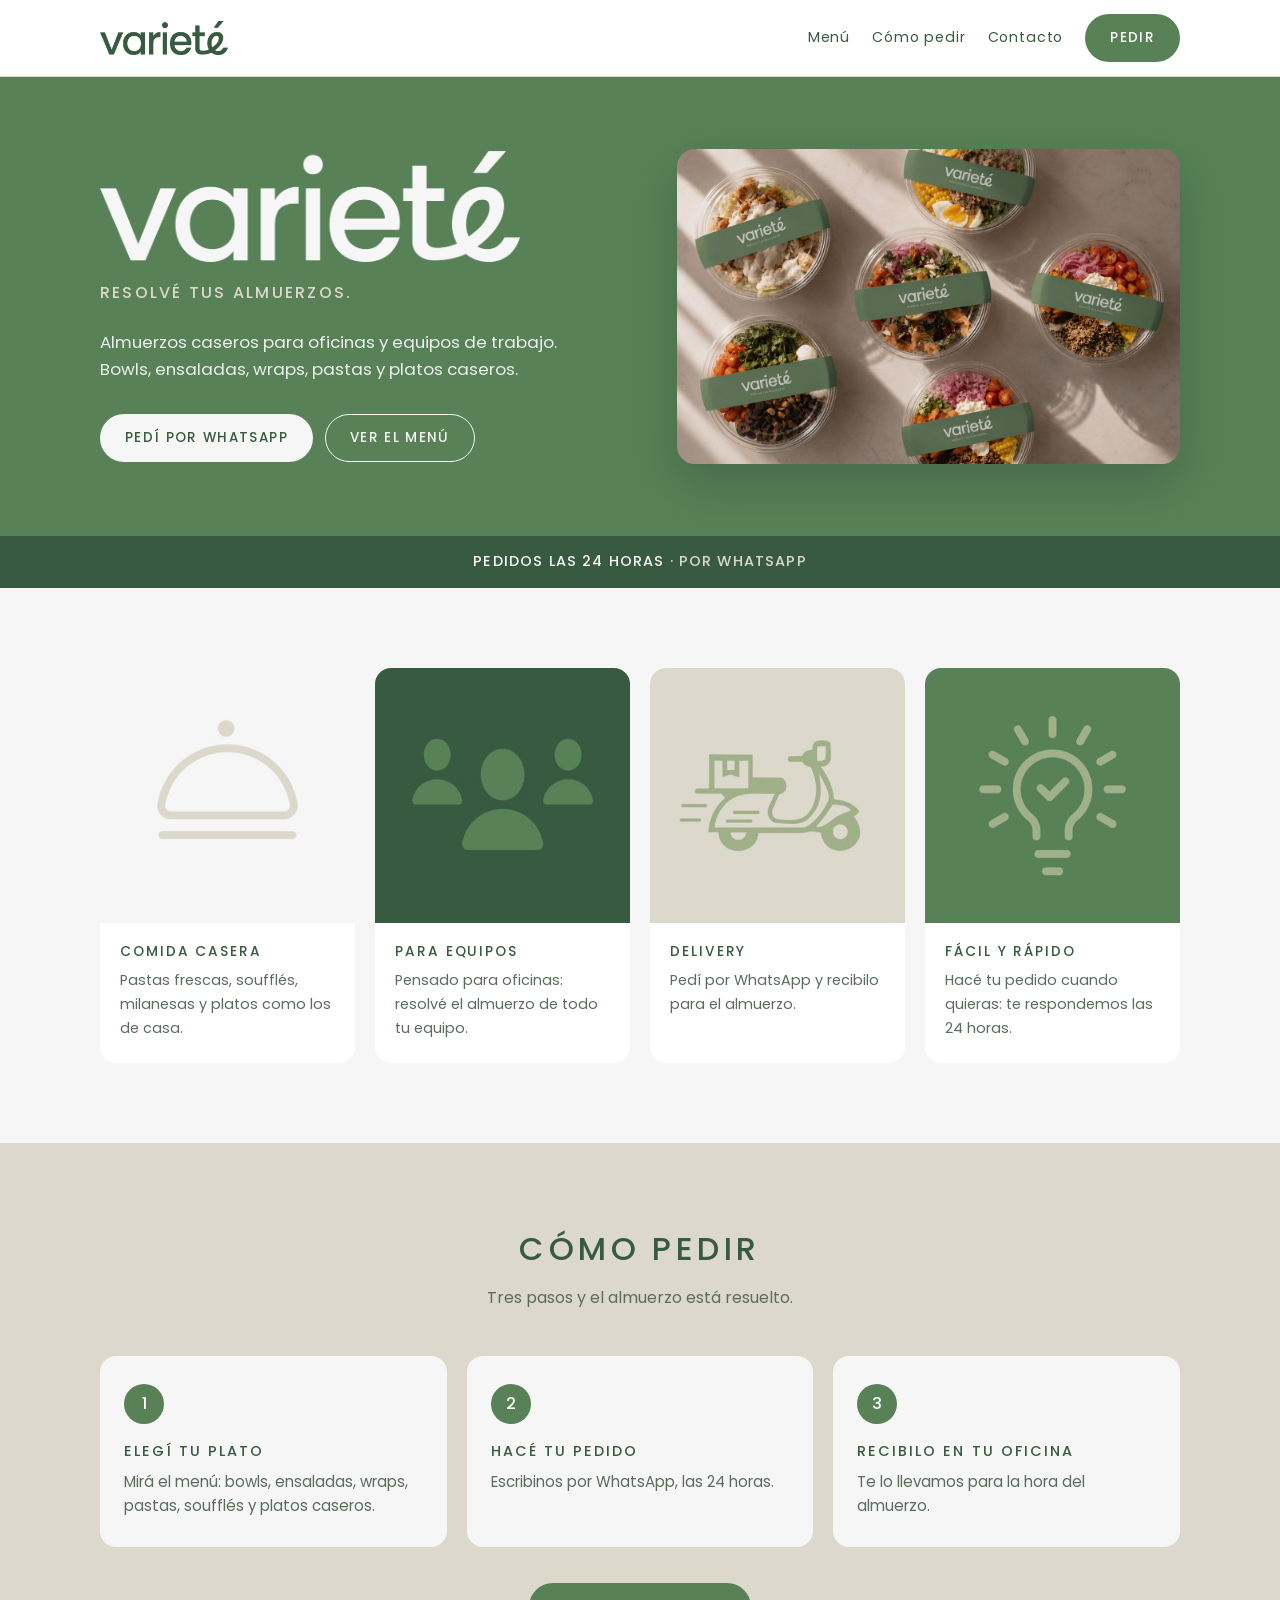
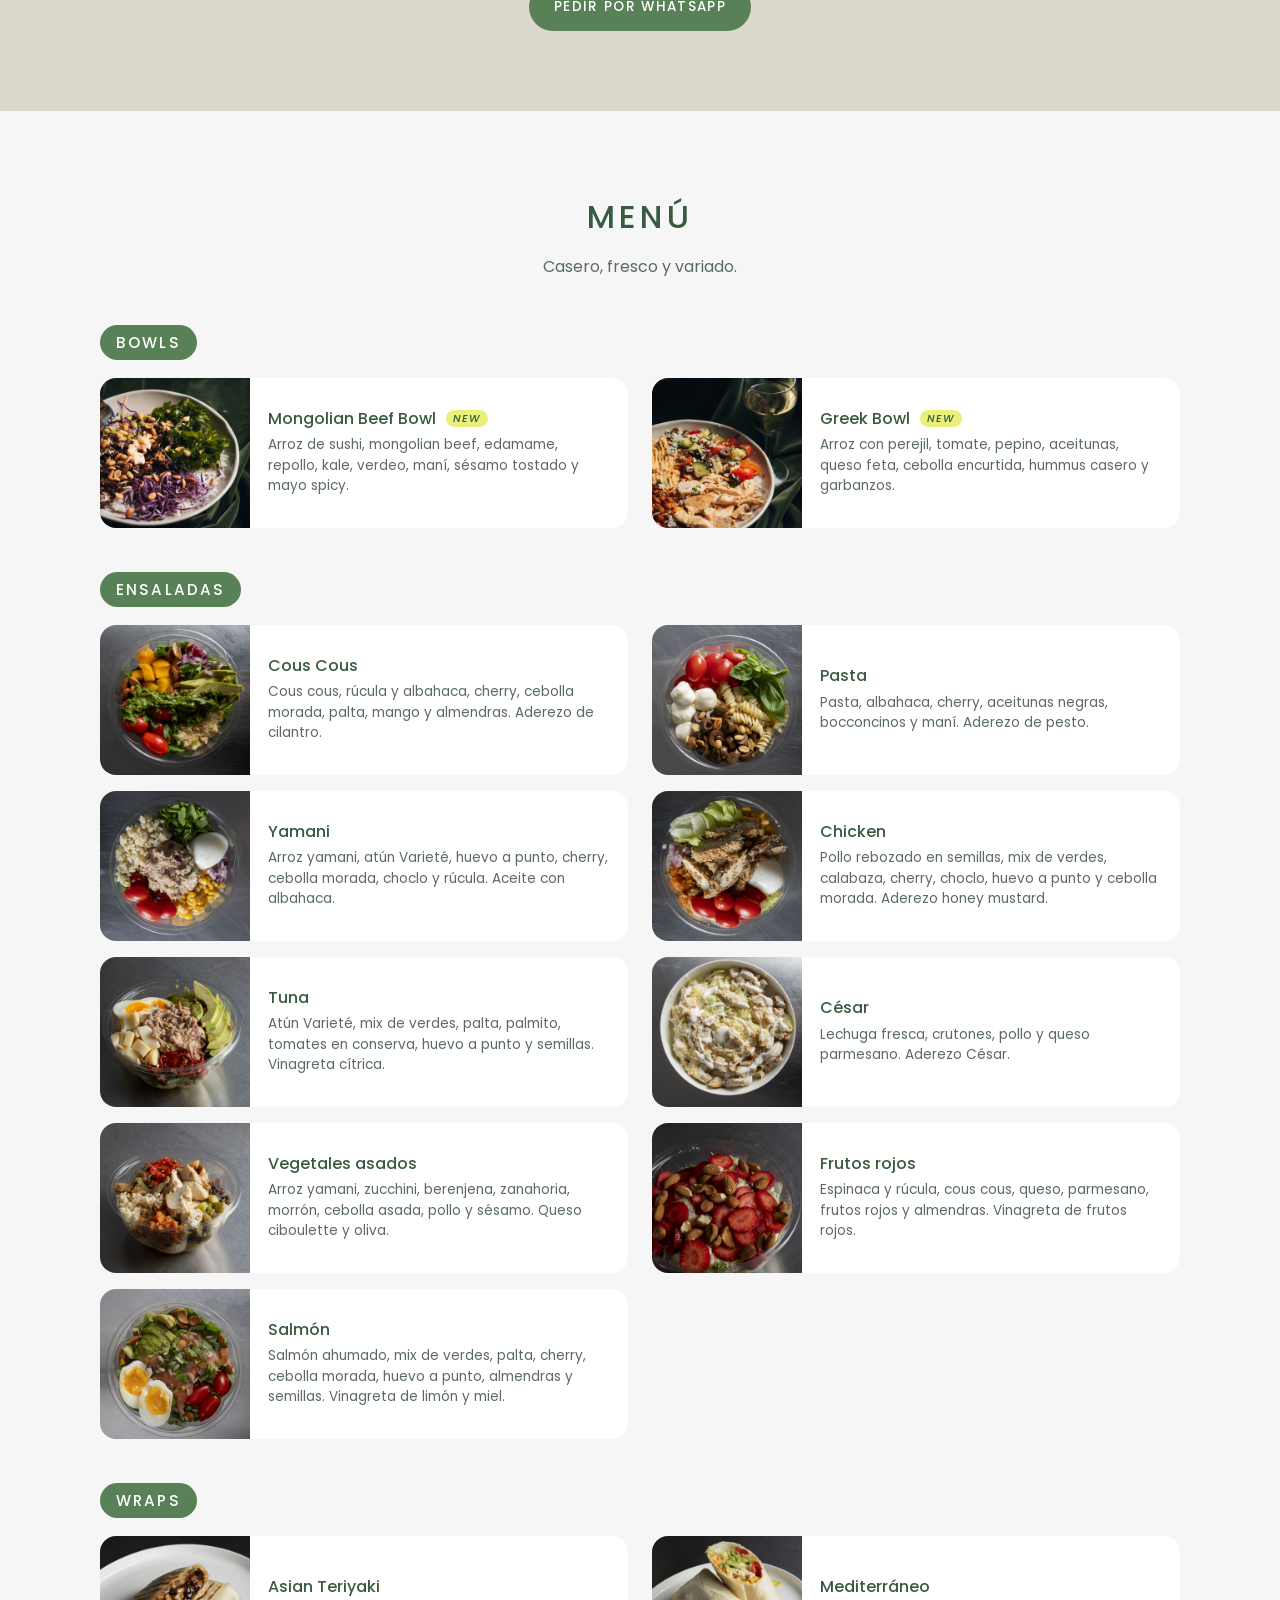
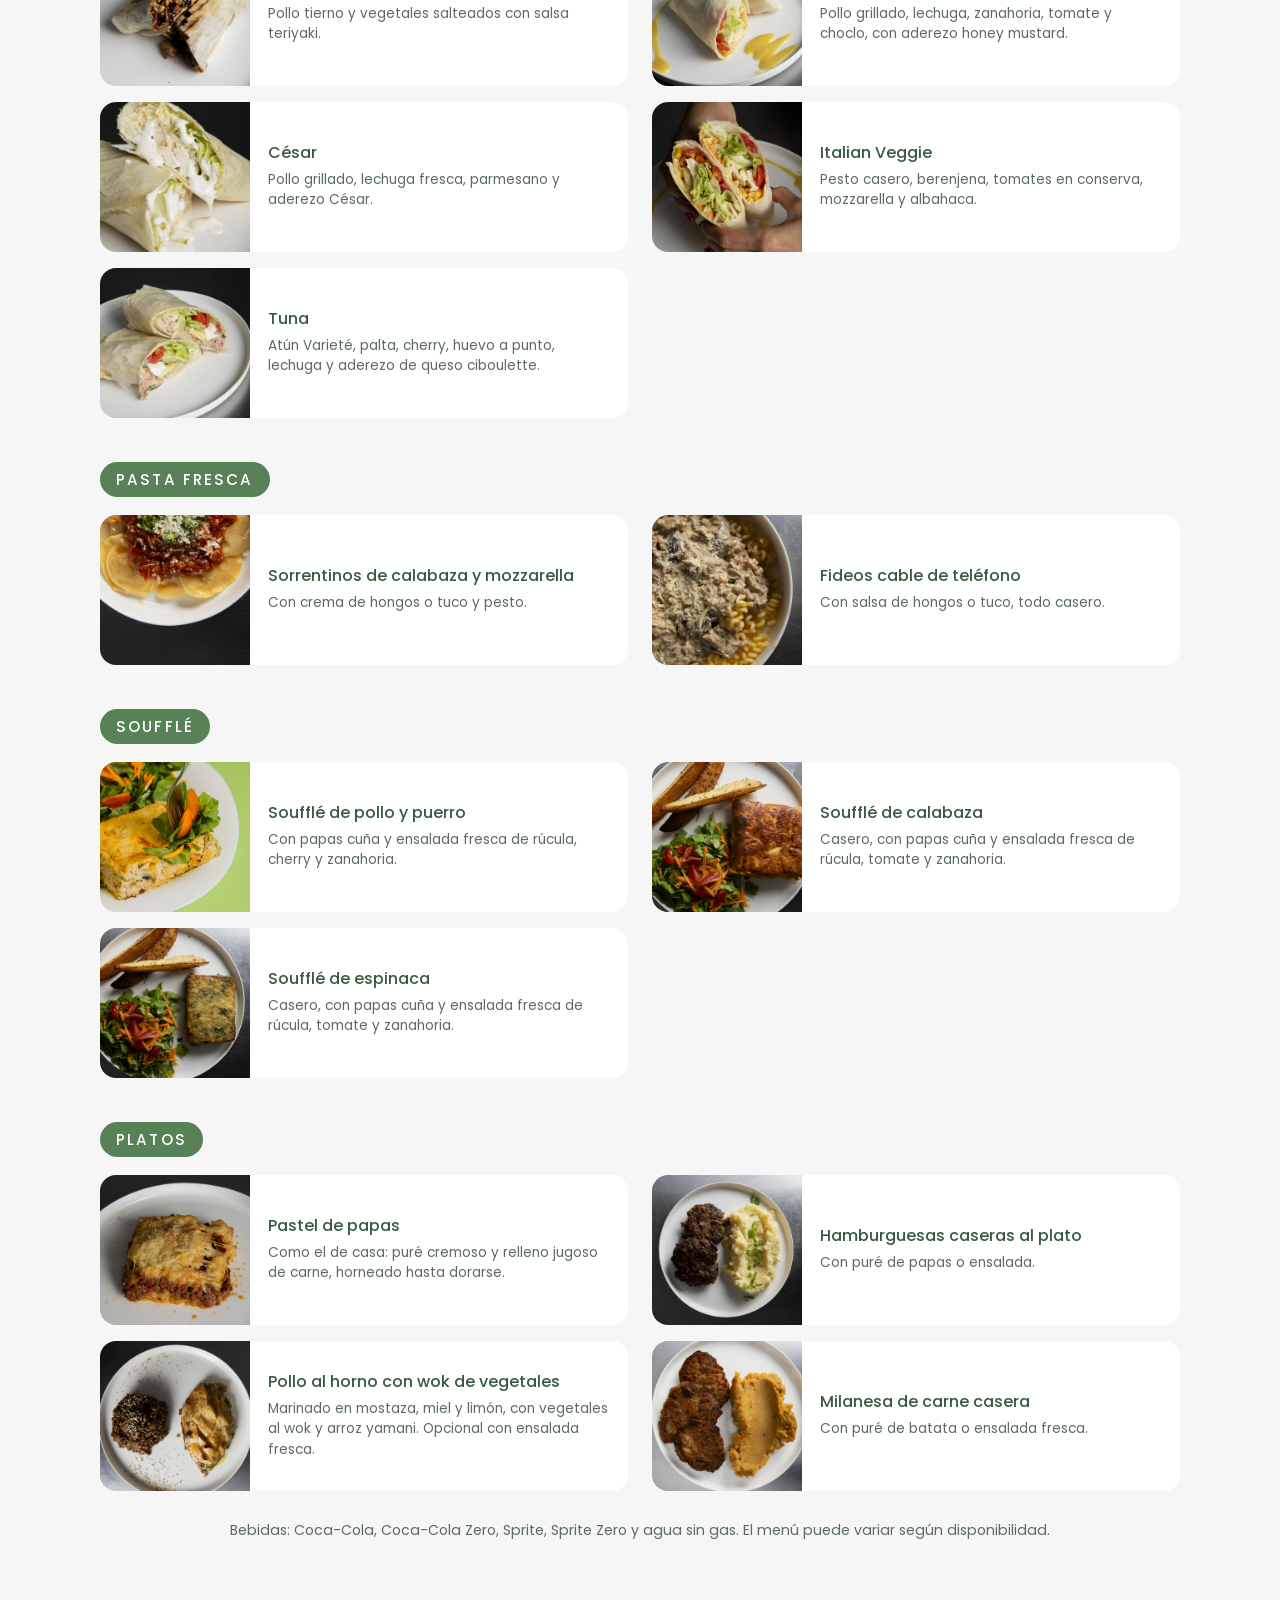
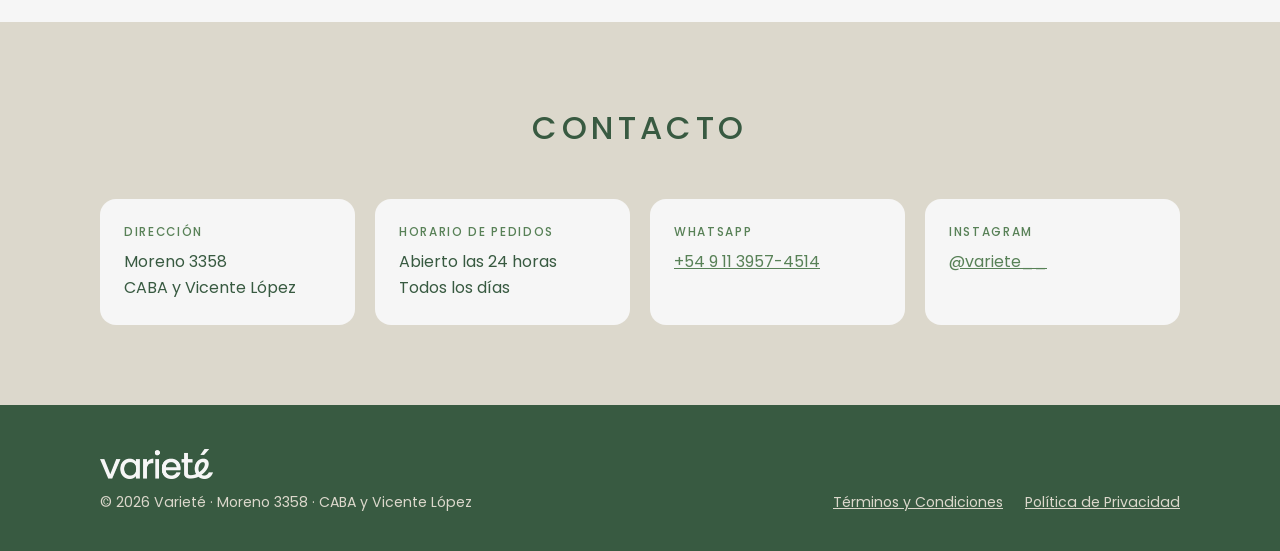
<file: index.html>
<!doctype html>
<html lang="es-AR">
<head>
  <meta charset="utf-8">
  <meta name="viewport" content="width=device-width, initial-scale=1">
  <title>Varieté | Resolvé tus almuerzos</title>
  <meta name="description" content="Varieté: almuerzos caseros para oficinas y equipos. Pedidos las 24 horas por WhatsApp.">
  <link rel="canonical" href="https://variete.ar/">
  <meta property="og:url" content="https://variete.ar/">
  <meta property="og:title" content="Varieté | Resolvé tus almuerzos">
  <meta property="og:description" content="Almuerzos caseros para oficinas. Pedidos las 24 horas por WhatsApp.">
  <meta property="og:image" content="https://variete.ar/img/hero.jpg">
  <!-- Meta: pegar acá la etiqueta de verificación de dominio si Meta la pide -->
  <!-- <meta name="facebook-domain-verification" content="XXXXXXXX" /> -->
  <link rel="icon" href="img/favicon.png">
  <link rel="preconnect" href="https://fonts.googleapis.com">
  <link rel="preconnect" href="https://fonts.gstatic.com" crossorigin>
  <link href="https://fonts.googleapis.com/css2?family=Poppins:wght@400;500&display=swap" rel="stylesheet">
  <link rel="stylesheet" href="styles.css">
</head>
<body>
  <header class="site">
    <div class="wrap">
      <a class="logo" href="./"><img src="img/logo-verde.png" alt="Varieté"></a>
      <nav>
        <a class="nav-sec" href="#menu">Menú</a>
        <a class="nav-sec" href="#como-pedir">Cómo pedir</a>
        <a class="nav-sec" href="#contacto">Contacto</a>
        
        <a class="btn btn-verde" href="https://wa.me/5491139574514" target="_blank" rel="noopener">Pedir</a>
      </nav>
    </div>
  </header>

  <main>
    <section class="hero">
      <div class="wrap">
        <div>
          <h1><img class="logo-hero" src="img/logo-blanco.png" alt="Varieté"></h1>
          <p class="tagline titulo">Resolvé tus almuerzos.</p>
          <p class="bajada">Almuerzos caseros para oficinas y equipos de trabajo. Bowls, ensaladas, wraps, pastas y platos caseros.</p>
          <div class="acciones">
            <a class="btn btn-claro" href="https://wa.me/5491139574514" target="_blank" rel="noopener">Pedí por WhatsApp</a>
            <a class="btn btn-borde" href="#menu">Ver el menú</a>
          </div>
        </div>
        <div class="foto"><img src="img/hero.jpg" alt="Bowls y ensaladas de Varieté listos para entregar"></div>
      </div>
    </section>

    <div class="franja titulo"><strong>Pedidos las 24 horas</strong> · Por WhatsApp</div>

    <section class="block">
      <div class="wrap">
        <div class="beneficios">
          <div class="beneficio">
            <img src="img/ico-casero.jpg" alt="">
            <div><h3 class="titulo">Comida casera</h3><p>Pastas frescas, soufflés, milanesas y platos como los de casa.</p></div>
          </div>
          <div class="beneficio">
            <img src="img/ico-equipos.jpg" alt="">
            <div><h3 class="titulo">Para equipos</h3><p>Pensado para oficinas: resolvé el almuerzo de todo tu equipo.</p></div>
          </div>
          <div class="beneficio">
            <img src="img/ico-delivery.jpg" alt="">
            <div><h3 class="titulo">Delivery</h3><p>Pedí por WhatsApp y recibilo para el almuerzo.</p></div>
          </div>
          <div class="beneficio">
            <img src="img/ico-idea.jpg" alt="">
            <div><h3 class="titulo">Fácil y rápido</h3><p>Hacé tu pedido cuando quieras: te respondemos las 24 horas.</p></div>
          </div>
        </div>
      </div>
    </section>

    <section class="block arena" id="como-pedir">
      <div class="wrap">
        <div class="sec-head">
          <h2 class="titulo">Cómo pedir</h2>
          <p>Tres pasos y el almuerzo está resuelto.</p>
        </div>
        <div class="pasos">
          <div class="paso"><h3 class="titulo">Elegí tu plato</h3><p>Mirá el menú: bowls, ensaladas, wraps, pastas, soufflés y platos caseros.</p></div>
          <div class="paso"><h3 class="titulo">Hacé tu pedido</h3><p>Escribinos por WhatsApp, las 24 horas.</p></div>
          <div class="paso"><h3 class="titulo">Recibilo en tu oficina</h3><p>Te lo llevamos para la hora del almuerzo.</p></div>
        </div>
        <div class="pedir-cta">
          <a class="btn btn-verde" href="https://wa.me/5491139574514" target="_blank" rel="noopener">Pedir por WhatsApp</a>
        </div>
      </div>
    </section>

    <section class="block" id="menu">
      <div class="wrap">
        <div class="sec-head">
          <h2 class="titulo">Menú</h2>
          <p>Casero, fresco y variado.</p>
        </div>
        <h3 class="menu-cat titulo">Bowls</h3>
        <div class="platos">
          <article class="plato"><img src="img/platos/mongolian-beef-bowl.jpg" alt="Mongolian Beef Bowl de Varieté" loading="lazy" width="720" height="720"><div class="info"><h4>Mongolian Beef Bowl <em class="nuevo">NEW</em></h4><p>Arroz de sushi, mongolian beef, edamame, repollo, kale, verdeo, maní, sésamo tostado y mayo spicy.</p></div></article>
          <article class="plato"><img src="img/platos/greek-bowl.jpg" alt="Greek Bowl de Varieté" loading="lazy" width="720" height="720"><div class="info"><h4>Greek Bowl <em class="nuevo">NEW</em></h4><p>Arroz con perejil, tomate, pepino, aceitunas, queso feta, cebolla encurtida, hummus casero y garbanzos.</p></div></article>
        </div>
        <h3 class="menu-cat titulo">Ensaladas</h3>
        <div class="platos">
          <article class="plato"><img src="img/platos/ensalada-cous-cous.jpg" alt="Cous Cous de Varieté" loading="lazy" width="720" height="720"><div class="info"><h4>Cous Cous</h4><p>Cous cous, rúcula y albahaca, cherry, cebolla morada, palta, mango y almendras. Aderezo de cilantro.</p></div></article>
          <article class="plato"><img src="img/platos/ensalada-pasta.jpg" alt="Pasta de Varieté" loading="lazy" width="720" height="720"><div class="info"><h4>Pasta</h4><p>Pasta, albahaca, cherry, aceitunas negras, bocconcinos y maní. Aderezo de pesto.</p></div></article>
          <article class="plato"><img src="img/platos/ensalada-yamani.jpg" alt="Yamani de Varieté" loading="lazy" width="720" height="720"><div class="info"><h4>Yamani</h4><p>Arroz yamani, atún Varieté, huevo a punto, cherry, cebolla morada, choclo y rúcula. Aceite con albahaca.</p></div></article>
          <article class="plato"><img src="img/platos/ensalada-chicken.jpg" alt="Chicken de Varieté" loading="lazy" width="720" height="720"><div class="info"><h4>Chicken</h4><p>Pollo rebozado en semillas, mix de verdes, calabaza, cherry, choclo, huevo a punto y cebolla morada. Aderezo honey mustard.</p></div></article>
          <article class="plato"><img src="img/platos/ensalada-tuna.jpg" alt="Tuna de Varieté" loading="lazy" width="720" height="720"><div class="info"><h4>Tuna</h4><p>Atún Varieté, mix de verdes, palta, palmito, tomates en conserva, huevo a punto y semillas. Vinagreta cítrica.</p></div></article>
          <article class="plato"><img src="img/platos/ensalada-cesar.jpg" alt="César de Varieté" loading="lazy" width="720" height="720"><div class="info"><h4>César</h4><p>Lechuga fresca, crutones, pollo y queso parmesano. Aderezo César.</p></div></article>
          <article class="plato"><img src="img/platos/ensalada-vegetales-asados.jpg" alt="Vegetales asados de Varieté" loading="lazy" width="720" height="720"><div class="info"><h4>Vegetales asados</h4><p>Arroz yamani, zucchini, berenjena, zanahoria, morrón, cebolla asada, pollo y sésamo. Queso ciboulette y oliva.</p></div></article>
          <article class="plato"><img src="img/platos/ensalada-frutos-rojos.jpg" alt="Frutos rojos de Varieté" loading="lazy" width="720" height="720"><div class="info"><h4>Frutos rojos</h4><p>Espinaca y rúcula, cous cous, queso, parmesano, frutos rojos y almendras. Vinagreta de frutos rojos.</p></div></article>
          <article class="plato"><img src="img/platos/ensalada-salmon.jpg" alt="Salmón de Varieté" loading="lazy" width="720" height="720"><div class="info"><h4>Salmón</h4><p>Salmón ahumado, mix de verdes, palta, cherry, cebolla morada, huevo a punto, almendras y semillas. Vinagreta de limón y miel.</p></div></article>
        </div>
        <h3 class="menu-cat titulo">Wraps</h3>
        <div class="platos">
          <article class="plato"><img src="img/platos/wrap-teriyaki.jpg" alt="Asian Teriyaki de Varieté" loading="lazy" width="720" height="720"><div class="info"><h4>Asian Teriyaki</h4><p>Pollo tierno y vegetales salteados con salsa teriyaki.</p></div></article>
          <article class="plato"><img src="img/platos/wrap-mediterraneo.jpg" alt="Mediterráneo de Varieté" loading="lazy" width="720" height="720"><div class="info"><h4>Mediterráneo</h4><p>Pollo grillado, lechuga, zanahoria, tomate y choclo, con aderezo honey mustard.</p></div></article>
          <article class="plato"><img src="img/platos/wrap-cesar.jpg" alt="César de Varieté" loading="lazy" width="720" height="720"><div class="info"><h4>César</h4><p>Pollo grillado, lechuga fresca, parmesano y aderezo César.</p></div></article>
          <article class="plato"><img src="img/platos/wrap-italian-veggie.jpg" alt="Italian Veggie de Varieté" loading="lazy" width="720" height="720"><div class="info"><h4>Italian Veggie</h4><p>Pesto casero, berenjena, tomates en conserva, mozzarella y albahaca.</p></div></article>
          <article class="plato"><img src="img/platos/wrap-tuna.jpg" alt="Tuna de Varieté" loading="lazy" width="720" height="720"><div class="info"><h4>Tuna</h4><p>Atún Varieté, palta, cherry, huevo a punto, lechuga y aderezo de queso ciboulette.</p></div></article>
        </div>
        <h3 class="menu-cat titulo">Pasta fresca</h3>
        <div class="platos">
          <article class="plato"><img src="img/platos/sorrentinos.jpg" alt="Sorrentinos de calabaza y mozzarella de Varieté" loading="lazy" width="720" height="720"><div class="info"><h4>Sorrentinos de calabaza y mozzarella</h4><p>Con crema de hongos o tuco y pesto.</p></div></article>
          <article class="plato"><img src="img/platos/fideos-cable.jpg" alt="Fideos cable de teléfono de Varieté" loading="lazy" width="720" height="720"><div class="info"><h4>Fideos cable de teléfono</h4><p>Con salsa de hongos o tuco, todo casero.</p></div></article>
        </div>
        <h3 class="menu-cat titulo">Soufflé</h3>
        <div class="platos">
          <article class="plato"><img src="img/platos/souffle-pollo-puerro.jpg" alt="Soufflé de pollo y puerro de Varieté" loading="lazy" width="720" height="720"><div class="info"><h4>Soufflé de pollo y puerro</h4><p>Con papas cuña y ensalada fresca de rúcula, cherry y zanahoria.</p></div></article>
          <article class="plato"><img src="img/platos/souffle-calabaza.jpg" alt="Soufflé de calabaza de Varieté" loading="lazy" width="720" height="720"><div class="info"><h4>Soufflé de calabaza</h4><p>Casero, con papas cuña y ensalada fresca de rúcula, tomate y zanahoria.</p></div></article>
          <article class="plato"><img src="img/platos/souffle-espinaca.jpg" alt="Soufflé de espinaca de Varieté" loading="lazy" width="720" height="720"><div class="info"><h4>Soufflé de espinaca</h4><p>Casero, con papas cuña y ensalada fresca de rúcula, tomate y zanahoria.</p></div></article>
        </div>
        <h3 class="menu-cat titulo">Platos</h3>
        <div class="platos">
          <article class="plato"><img src="img/platos/pastel-de-papas.jpg" alt="Pastel de papas de Varieté" loading="lazy" width="720" height="720"><div class="info"><h4>Pastel de papas</h4><p>Como el de casa: puré cremoso y relleno jugoso de carne, horneado hasta dorarse.</p></div></article>
          <article class="plato"><img src="img/platos/hamburguesas.jpg" alt="Hamburguesas caseras al plato de Varieté" loading="lazy" width="720" height="720"><div class="info"><h4>Hamburguesas caseras al plato</h4><p>Con puré de papas o ensalada.</p></div></article>
          <article class="plato"><img src="img/platos/pollo-al-horno.jpg" alt="Pollo al horno con wok de vegetales de Varieté" loading="lazy" width="720" height="720"><div class="info"><h4>Pollo al horno con wok de vegetales</h4><p>Marinado en mostaza, miel y limón, con vegetales al wok y arroz yamani. Opcional con ensalada fresca.</p></div></article>
          <article class="plato"><img src="img/platos/milanesa.jpg" alt="Milanesa de carne casera de Varieté" loading="lazy" width="720" height="720"><div class="info"><h4>Milanesa de carne casera</h4><p>Con puré de batata o ensalada fresca.</p></div></article>
        </div>
        <p class="menu-nota">Bebidas: Coca-Cola, Coca-Cola Zero, Sprite, Sprite Zero y agua sin gas. El menú puede variar según disponibilidad.</p>
      </div>
    </section>

    <section class="block arena" id="contacto">
      <div class="wrap">
        <div class="sec-head">
          <h2 class="titulo">Contacto</h2>
        </div>
        <div class="contacto-grid">
          <div class="dato">
            <h3 class="titulo">Dirección</h3>
            <p>Moreno 3358<br>CABA y Vicente López</p>
          </div>
          <div class="dato">
            <h3 class="titulo">Horario de pedidos</h3>
            <p>Abierto las 24 horas<br>Todos los días</p>
          </div>
          <div class="dato">
            <h3 class="titulo">WhatsApp</h3>
            <p><a href="https://wa.me/5491139574514" target="_blank" rel="noopener">+54 9 11 3957-4514</a></p>
          </div>
          <div class="dato">
            <h3 class="titulo">Instagram</h3>
            <p><a href="https://www.instagram.com/variete__/" target="_blank" rel="noopener">@variete__</a></p>
          </div>
        </div>
      </div>
    </section>
  </main>

  <footer class="site">
    <div class="wrap">
      <div>
        <img class="logo-footer" src="img/logo-blanco.png" alt="Varieté">
        <div>© 2026 Varieté · Moreno 3358 · CABA y Vicente López</div>
      </div>
      <div>
        <a href="terminos">Términos y Condiciones</a>
        <a href="privacidad">Política de Privacidad</a>
      </div>
    </div>
  </footer>
</body>
</html>
</file>
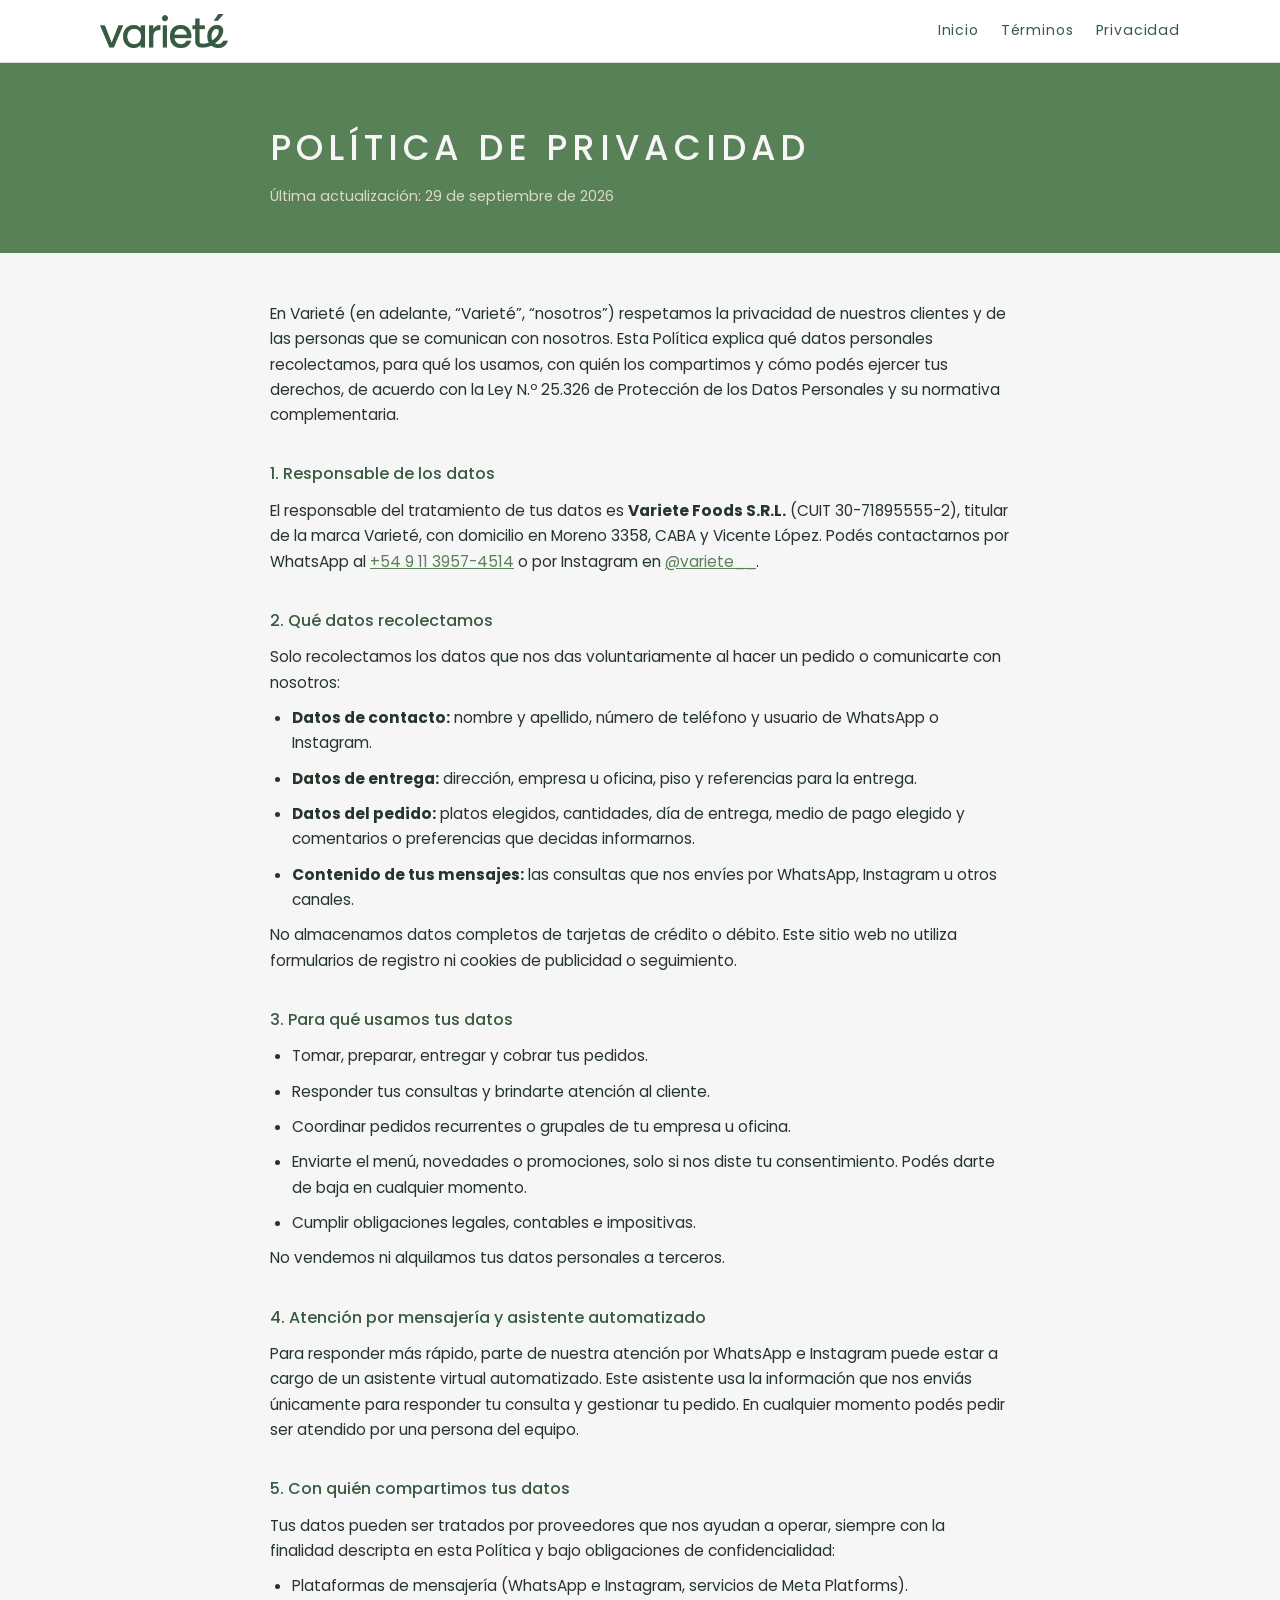
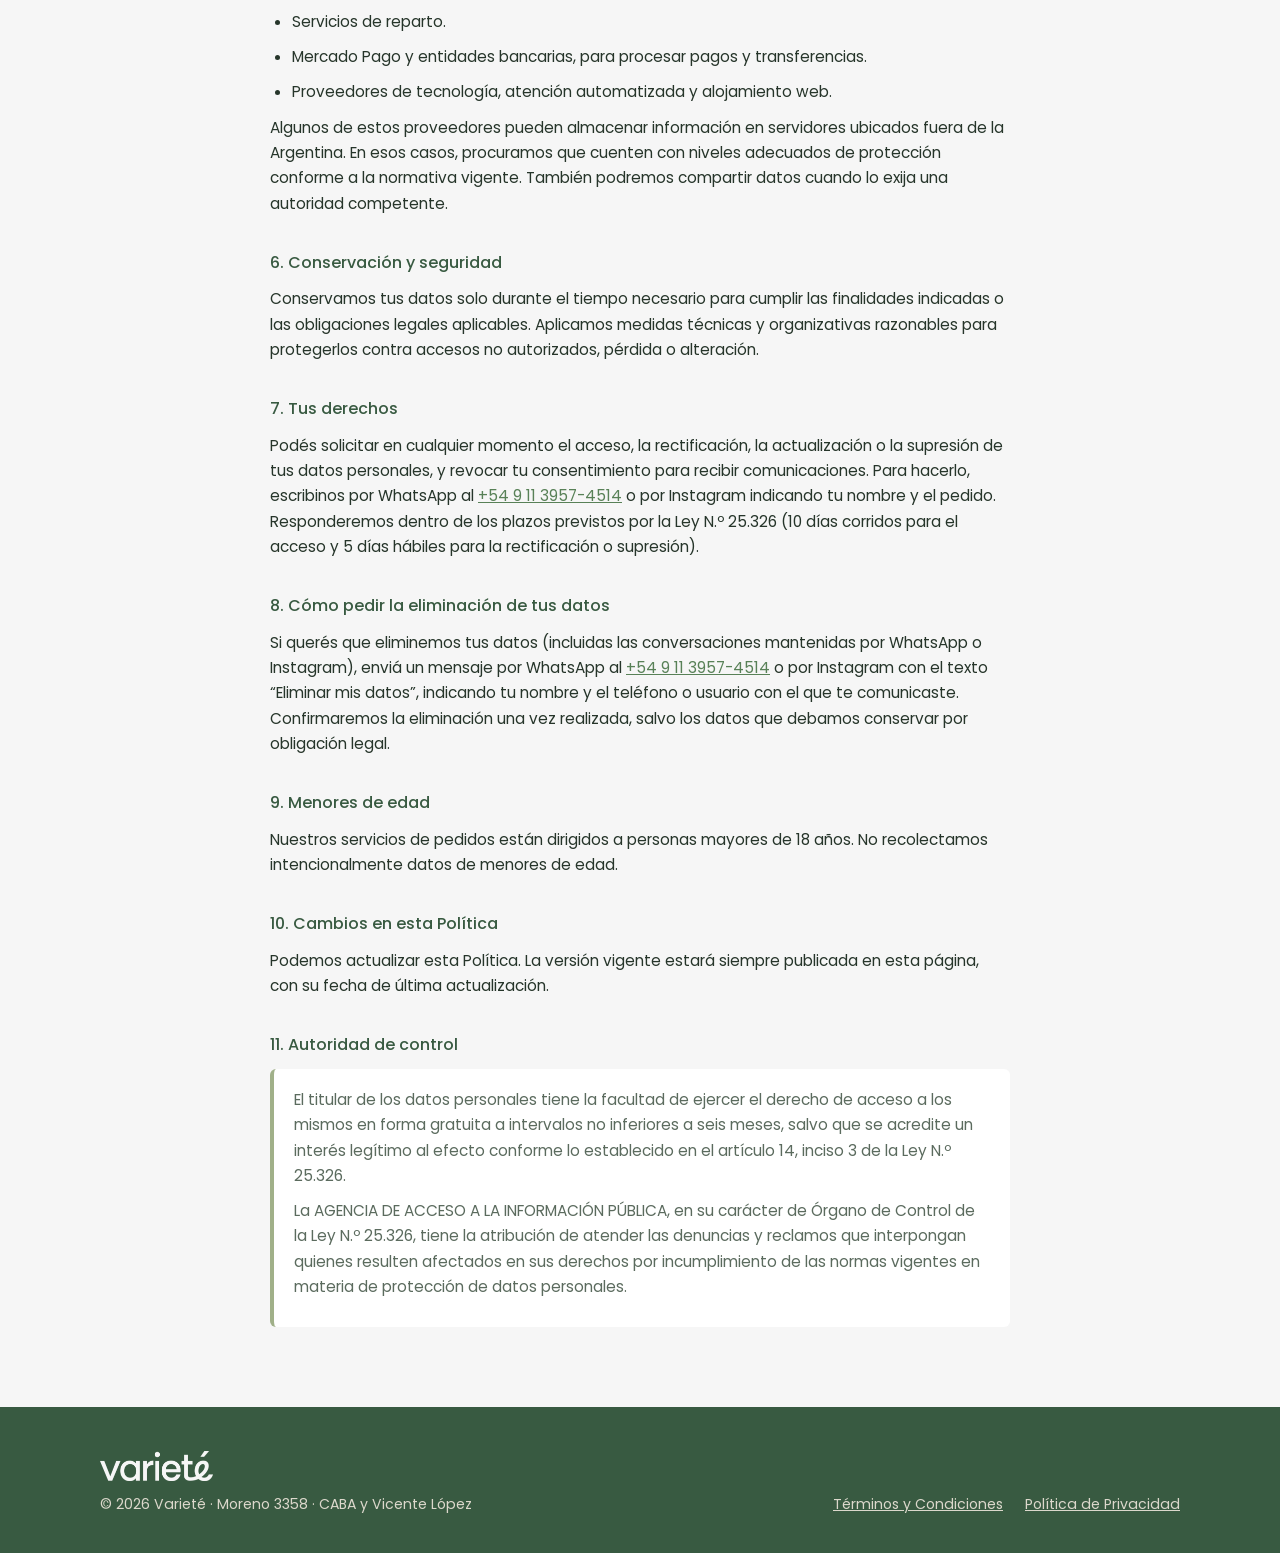
<file: privacidad.html>
<!doctype html>
<html lang="es-AR">
<head>
  <meta charset="utf-8">
  <meta name="viewport" content="width=device-width, initial-scale=1">
  <title>Política de Privacidad | Varieté</title>
  <meta name="description" content="Política de Privacidad de Varieté: qué datos personales recolectamos al tomar pedidos, para qué los usamos y cómo ejercer tus derechos.">
  <link rel="icon" href="img/favicon.png">
  <link rel="preconnect" href="https://fonts.googleapis.com">
  <link rel="preconnect" href="https://fonts.gstatic.com" crossorigin>
  <link href="https://fonts.googleapis.com/css2?family=Poppins:wght@400;500&display=swap" rel="stylesheet">
  <link rel="stylesheet" href="styles.css">
</head>
<body>
  <header class="site">
    <div class="wrap">
      <a class="logo" href="./"><img src="img/logo-verde.png" alt="Varieté"></a>
      <nav>
        <a href="./">Inicio</a>
        <a class="nav-sec" href="terminos">Términos</a>
        <a class="nav-sec" href="privacidad">Privacidad</a>
      </nav>
    </div>
  </header>

  <section class="legal-head">
    <div class="wrap">
      <h1 class="titulo">Política de Privacidad</h1>
      <p class="updated">Última actualización: 29 de septiembre de 2026</p>
    </div>
  </section>

  <main class="legal">
    <div class="wrap">
      <p>En Varieté (en adelante, “Varieté”, “nosotros”) respetamos la privacidad de nuestros clientes y de las personas que se comunican con nosotros. Esta Política explica qué datos personales recolectamos, para qué los usamos, con quién los compartimos y cómo podés ejercer tus derechos, de acuerdo con la Ley N.º 25.326 de Protección de los Datos Personales y su normativa complementaria.</p>

      <h2>1. Responsable de los datos</h2>
      <p>El responsable del tratamiento de tus datos es <b>Variete Foods S.R.L.</b> (CUIT 30-71895555-2), titular de la marca Varieté, con domicilio en Moreno 3358, CABA y Vicente López. Podés contactarnos por WhatsApp al <a href="https://wa.me/5491139574514" target="_blank" rel="noopener">+54 9 11 3957-4514</a> o por Instagram en <a href="https://www.instagram.com/variete__/" target="_blank" rel="noopener">@variete__</a>.</p>

      <h2>2. Qué datos recolectamos</h2>
      <p>Solo recolectamos los datos que nos das voluntariamente al hacer un pedido o comunicarte con nosotros:</p>
      <ul>
        <li><strong>Datos de contacto:</strong> nombre y apellido, número de teléfono y usuario de WhatsApp o Instagram.</li>
        <li><strong>Datos de entrega:</strong> dirección, empresa u oficina, piso y referencias para la entrega.</li>
        <li><strong>Datos del pedido:</strong> platos elegidos, cantidades, día de entrega, medio de pago elegido y comentarios o preferencias que decidas informarnos.</li>
        <li><strong>Contenido de tus mensajes:</strong> las consultas que nos envíes por WhatsApp, Instagram u otros canales.</li>
      </ul>
      <p>No almacenamos datos completos de tarjetas de crédito o débito. Este sitio web no utiliza formularios de registro ni cookies de publicidad o seguimiento.</p>

      <h2>3. Para qué usamos tus datos</h2>
      <ul>
        <li>Tomar, preparar, entregar y cobrar tus pedidos.</li>
        <li>Responder tus consultas y brindarte atención al cliente.</li>
        <li>Coordinar pedidos recurrentes o grupales de tu empresa u oficina.</li>
        <li>Enviarte el menú, novedades o promociones, solo si nos diste tu consentimiento. Podés darte de baja en cualquier momento.</li>
        <li>Cumplir obligaciones legales, contables e impositivas.</li>
      </ul>
      <p>No vendemos ni alquilamos tus datos personales a terceros.</p>

      <h2>4. Atención por mensajería y asistente automatizado</h2>
      <p>Para responder más rápido, parte de nuestra atención por WhatsApp e Instagram puede estar a cargo de un asistente virtual automatizado. Este asistente usa la información que nos enviás únicamente para responder tu consulta y gestionar tu pedido. En cualquier momento podés pedir ser atendido por una persona del equipo.</p>

      <h2>5. Con quién compartimos tus datos</h2>
      <p>Tus datos pueden ser tratados por proveedores que nos ayudan a operar, siempre con la finalidad descripta en esta Política y bajo obligaciones de confidencialidad:</p>
      <ul>
        <li>Plataformas de mensajería (WhatsApp e Instagram, servicios de Meta Platforms).</li>
        <li>Servicios de reparto.</li>
        <li>Mercado Pago y entidades bancarias, para procesar pagos y transferencias.</li>
        <li>Proveedores de tecnología, atención automatizada y alojamiento web.</li>
      </ul>
      <p>Algunos de estos proveedores pueden almacenar información en servidores ubicados fuera de la Argentina. En esos casos, procuramos que cuenten con niveles adecuados de protección conforme a la normativa vigente. También podremos compartir datos cuando lo exija una autoridad competente.</p>

      <h2>6. Conservación y seguridad</h2>
      <p>Conservamos tus datos solo durante el tiempo necesario para cumplir las finalidades indicadas o las obligaciones legales aplicables. Aplicamos medidas técnicas y organizativas razonables para protegerlos contra accesos no autorizados, pérdida o alteración.</p>

      <h2>7. Tus derechos</h2>
      <p>Podés solicitar en cualquier momento el acceso, la rectificación, la actualización o la supresión de tus datos personales, y revocar tu consentimiento para recibir comunicaciones. Para hacerlo, escribinos por WhatsApp al <a href="https://wa.me/5491139574514" target="_blank" rel="noopener">+54 9 11 3957-4514</a> o por Instagram indicando tu nombre y el pedido. Responderemos dentro de los plazos previstos por la Ley N.º 25.326 (10 días corridos para el acceso y 5 días hábiles para la rectificación o supresión).</p>

      <h2>8. Cómo pedir la eliminación de tus datos</h2>
      <p>Si querés que eliminemos tus datos (incluidas las conversaciones mantenidas por WhatsApp o Instagram), enviá un mensaje por WhatsApp al <a href="https://wa.me/5491139574514" target="_blank" rel="noopener">+54 9 11 3957-4514</a> o por Instagram con el texto “Eliminar mis datos”, indicando tu nombre y el teléfono o usuario con el que te comunicaste. Confirmaremos la eliminación una vez realizada, salvo los datos que debamos conservar por obligación legal.</p>

      <h2>9. Menores de edad</h2>
      <p>Nuestros servicios de pedidos están dirigidos a personas mayores de 18 años. No recolectamos intencionalmente datos de menores de edad.</p>

      <h2>10. Cambios en esta Política</h2>
      <p>Podemos actualizar esta Política. La versión vigente estará siempre publicada en esta página, con su fecha de última actualización.</p>

      <h2>11. Autoridad de control</h2>
      <div class="box">
        <p>El titular de los datos personales tiene la facultad de ejercer el derecho de acceso a los mismos en forma gratuita a intervalos no inferiores a seis meses, salvo que se acredite un interés legítimo al efecto conforme lo establecido en el artículo 14, inciso 3 de la Ley N.º 25.326.</p>
        <p>La AGENCIA DE ACCESO A LA INFORMACIÓN PÚBLICA, en su carácter de Órgano de Control de la Ley N.º 25.326, tiene la atribución de atender las denuncias y reclamos que interpongan quienes resulten afectados en sus derechos por incumplimiento de las normas vigentes en materia de protección de datos personales.</p>
      </div>
    </div>
  </main>

  <footer class="site">
    <div class="wrap">
      <div>
        <img class="logo-footer" src="img/logo-blanco.png" alt="Varieté">
        <div>© 2026 Varieté · Moreno 3358 · CABA y Vicente López</div>
      </div>
      <div>
        <a href="terminos">Términos y Condiciones</a>
        <a href="privacidad">Política de Privacidad</a>
      </div>
    </div>
  </footer>
</body>
</html>
</file>
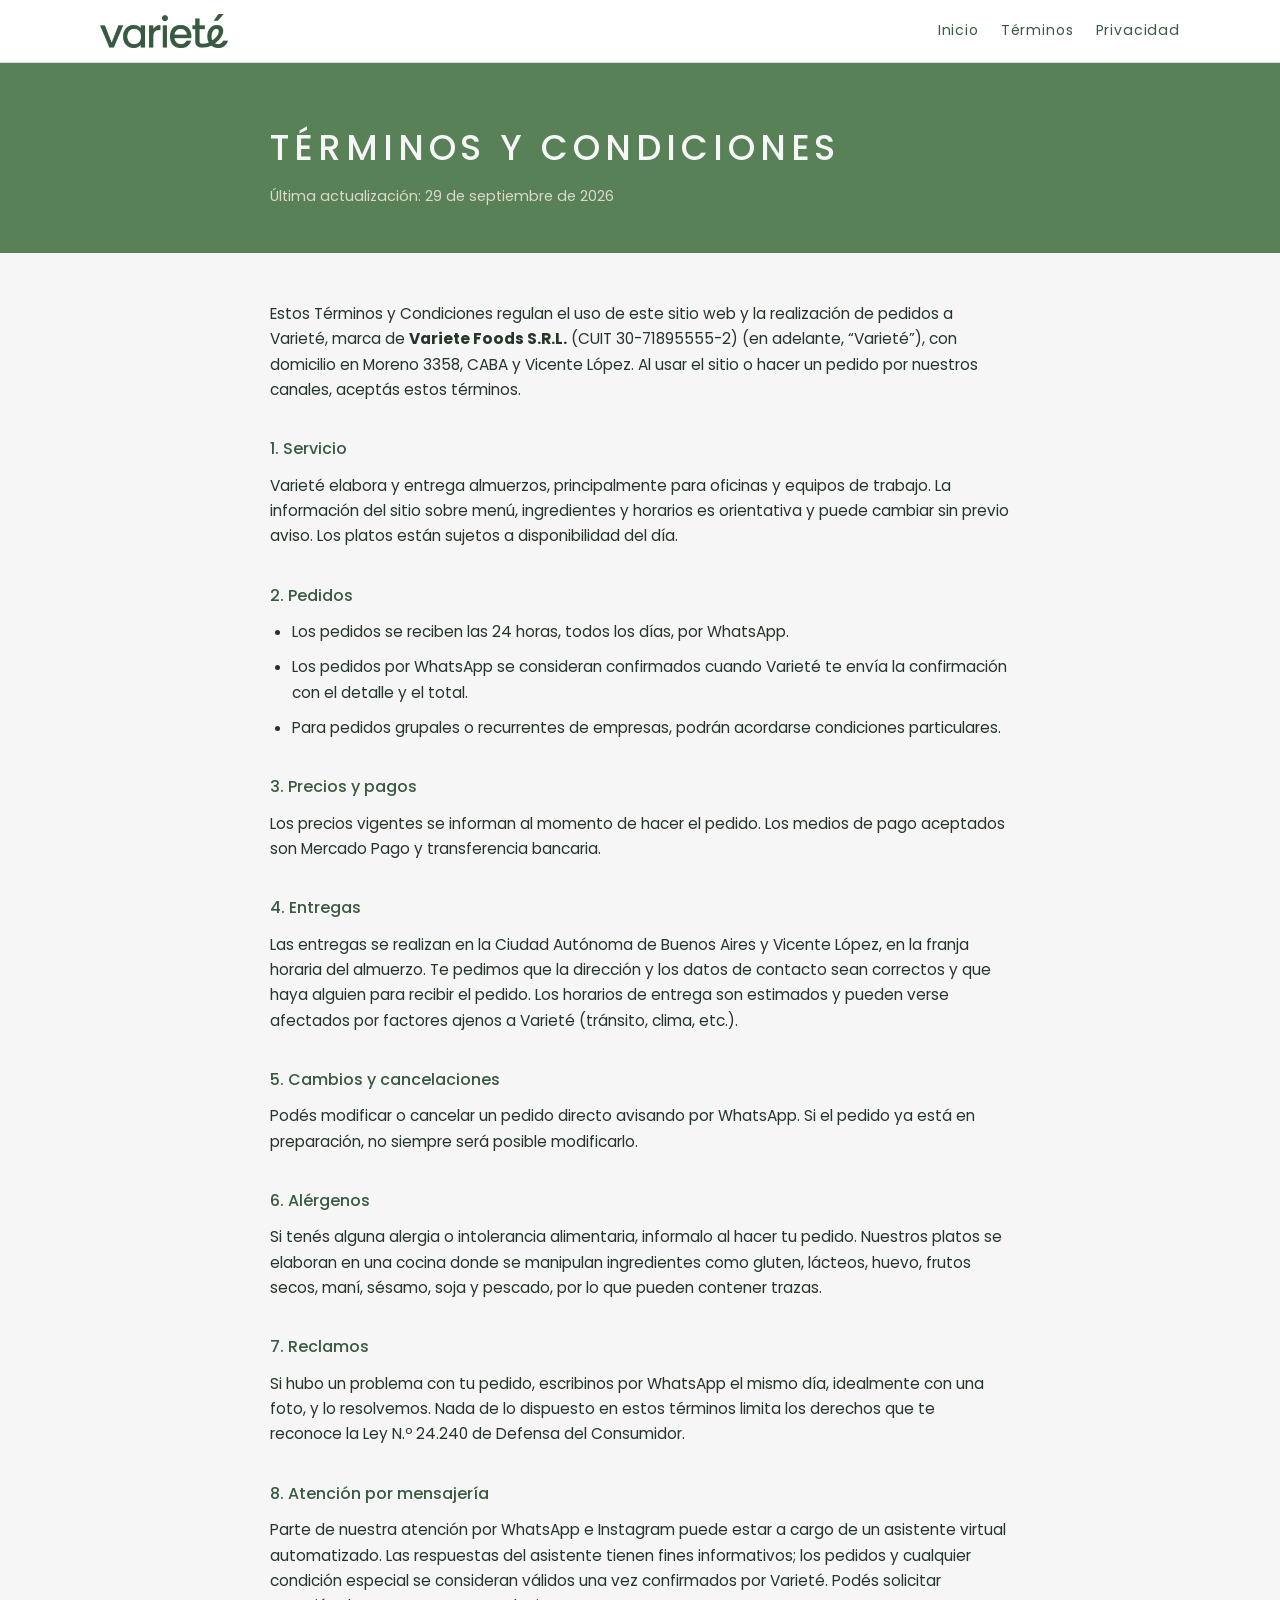
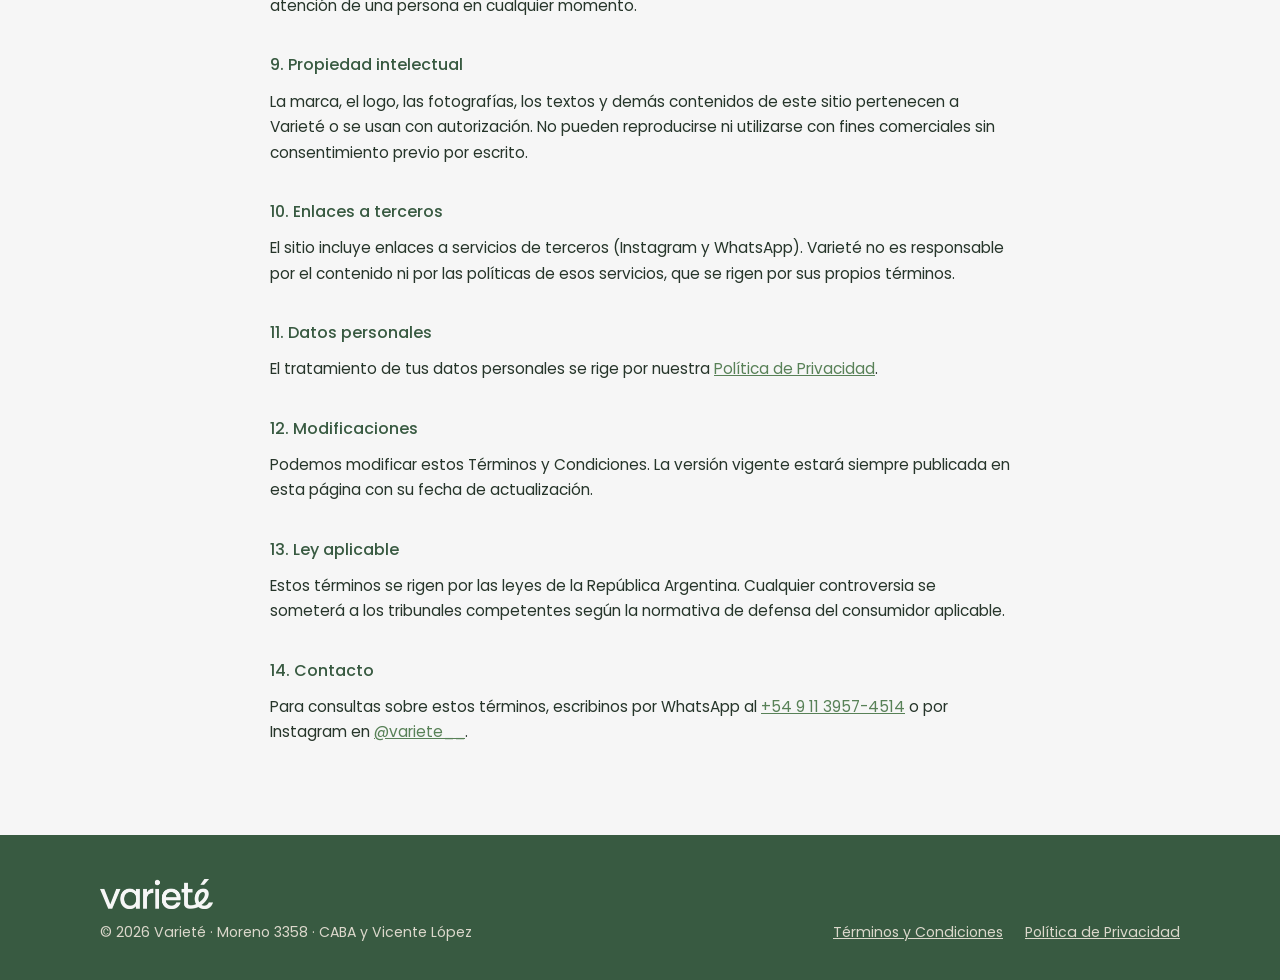
<file: terminos.html>
<!doctype html>
<html lang="es-AR">
<head>
  <meta charset="utf-8">
  <meta name="viewport" content="width=device-width, initial-scale=1">
  <title>Términos y Condiciones | Varieté</title>
  <meta name="description" content="Términos y Condiciones de pedidos y uso del sitio de Varieté.">
  <link rel="icon" href="img/favicon.png">
  <link rel="preconnect" href="https://fonts.googleapis.com">
  <link rel="preconnect" href="https://fonts.gstatic.com" crossorigin>
  <link href="https://fonts.googleapis.com/css2?family=Poppins:wght@400;500&display=swap" rel="stylesheet">
  <link rel="stylesheet" href="styles.css">
</head>
<body>
  <header class="site">
    <div class="wrap">
      <a class="logo" href="./"><img src="img/logo-verde.png" alt="Varieté"></a>
      <nav>
        <a href="./">Inicio</a>
        <a class="nav-sec" href="terminos">Términos</a>
        <a class="nav-sec" href="privacidad">Privacidad</a>
      </nav>
    </div>
  </header>

  <section class="legal-head">
    <div class="wrap">
      <h1 class="titulo">Términos y Condiciones</h1>
      <p class="updated">Última actualización: 29 de septiembre de 2026</p>
    </div>
  </section>

  <main class="legal">
    <div class="wrap">
      <p>Estos Términos y Condiciones regulan el uso de este sitio web y la realización de pedidos a Varieté, marca de <b>Variete Foods S.R.L.</b> (CUIT 30-71895555-2) (en adelante, “Varieté”), con domicilio en Moreno 3358, CABA y Vicente López. Al usar el sitio o hacer un pedido por nuestros canales, aceptás estos términos.</p>

      <h2>1. Servicio</h2>
      <p>Varieté elabora y entrega almuerzos, principalmente para oficinas y equipos de trabajo. La información del sitio sobre menú, ingredientes y horarios es orientativa y puede cambiar sin previo aviso. Los platos están sujetos a disponibilidad del día.</p>

      <h2>2. Pedidos</h2>
      <ul>
        <li>Los pedidos se reciben las 24 horas, todos los días, por WhatsApp.</li>
        <li>Los pedidos por WhatsApp se consideran confirmados cuando Varieté te envía la confirmación con el detalle y el total.</li>
                <li>Para pedidos grupales o recurrentes de empresas, podrán acordarse condiciones particulares.</li>
      </ul>

      <h2>3. Precios y pagos</h2>
      <p>Los precios vigentes se informan al momento de hacer el pedido. Los medios de pago aceptados son Mercado Pago y transferencia bancaria.</p>

      <h2>4. Entregas</h2>
      <p>Las entregas se realizan en la Ciudad Autónoma de Buenos Aires y Vicente López, en la franja horaria del almuerzo. Te pedimos que la dirección y los datos de contacto sean correctos y que haya alguien para recibir el pedido. Los horarios de entrega son estimados y pueden verse afectados por factores ajenos a Varieté (tránsito, clima, etc.).</p>

      <h2>5. Cambios y cancelaciones</h2>
      <p>Podés modificar o cancelar un pedido directo avisando por WhatsApp. Si el pedido ya está en preparación, no siempre será posible modificarlo.</p>

      <h2>6. Alérgenos</h2>
      <p>Si tenés alguna alergia o intolerancia alimentaria, informalo al hacer tu pedido. Nuestros platos se elaboran en una cocina donde se manipulan ingredientes como gluten, lácteos, huevo, frutos secos, maní, sésamo, soja y pescado, por lo que pueden contener trazas.</p>

      <h2>7. Reclamos</h2>
      <p>Si hubo un problema con tu pedido, escribinos por WhatsApp el mismo día, idealmente con una foto, y lo resolvemos. Nada de lo dispuesto en estos términos limita los derechos que te reconoce la Ley N.º 24.240 de Defensa del Consumidor.</p>

      <h2>8. Atención por mensajería</h2>
      <p>Parte de nuestra atención por WhatsApp e Instagram puede estar a cargo de un asistente virtual automatizado. Las respuestas del asistente tienen fines informativos; los pedidos y cualquier condición especial se consideran válidos una vez confirmados por Varieté. Podés solicitar atención de una persona en cualquier momento.</p>

      <h2>9. Propiedad intelectual</h2>
      <p>La marca, el logo, las fotografías, los textos y demás contenidos de este sitio pertenecen a Varieté o se usan con autorización. No pueden reproducirse ni utilizarse con fines comerciales sin consentimiento previo por escrito.</p>

      <h2>10. Enlaces a terceros</h2>
      <p>El sitio incluye enlaces a servicios de terceros (Instagram y WhatsApp). Varieté no es responsable por el contenido ni por las políticas de esos servicios, que se rigen por sus propios términos.</p>

      <h2>11. Datos personales</h2>
      <p>El tratamiento de tus datos personales se rige por nuestra <a href="privacidad">Política de Privacidad</a>.</p>

      <h2>12. Modificaciones</h2>
      <p>Podemos modificar estos Términos y Condiciones. La versión vigente estará siempre publicada en esta página con su fecha de actualización.</p>

      <h2>13. Ley aplicable</h2>
      <p>Estos términos se rigen por las leyes de la República Argentina. Cualquier controversia se someterá a los tribunales competentes según la normativa de defensa del consumidor aplicable.</p>

      <h2>14. Contacto</h2>
      <p>Para consultas sobre estos términos, escribinos por WhatsApp al <a href="https://wa.me/5491139574514" target="_blank" rel="noopener">+54 9 11 3957-4514</a> o por Instagram en <a href="https://www.instagram.com/variete__/" target="_blank" rel="noopener">@variete__</a>.</p>
    </div>
  </main>

  <footer class="site">
    <div class="wrap">
      <div>
        <img class="logo-footer" src="img/logo-blanco.png" alt="Varieté">
        <div>© 2026 Varieté · Moreno 3358 · CABA y Vicente López</div>
      </div>
      <div>
        <a href="terminos">Términos y Condiciones</a>
        <a href="privacidad">Política de Privacidad</a>
      </div>
    </div>
  </footer>
</body>
</html>
</file>
<file: styles.css>
/* ====== Identidad Varieté ====== */
:root {
  --blanco: #F6F6F6;
  --arena: #DCD8CC;
  --salvia: #A0B089;
  --verde: #588157;
  --verde-osc: #385A41;
  --ink: #26352a;
  --muted: #5b6b5e;
  --line: #d9dcd2;
  --font: "Poppins", system-ui, -apple-system, "Segoe UI", Roboto, sans-serif;
}

* { box-sizing: border-box; margin: 0; padding: 0; }
html { scroll-behavior: smooth; }
body { font-family: var(--font); background: var(--blanco); color: var(--ink); line-height: 1.65; font-size: 16px; font-weight: 400; }
a { color: var(--verde); }
img { max-width: 100%; display: block; }

/* Marca pendiente de completar (borrar la clase cuando se cargue el dato real) */
.completar { background: #fff3a8; color: #5a4a00; padding: 0 .3em; border-radius: 3px; }

.wrap { max-width: 1120px; margin: 0 auto; padding: 0 20px; }
.titulo { text-transform: uppercase; letter-spacing: .14em; font-weight: 500; }

/* Header */
header.site { background: #fff; border-bottom: 1px solid var(--line); position: sticky; top: 0; z-index: 10; }
header.site .wrap { display: flex; align-items: center; justify-content: space-between; gap: 16px; padding-top: 14px; padding-bottom: 14px; }
.logo img { height: 34px; width: auto; }
nav { display: flex; align-items: center; gap: 22px; }
nav a { color: var(--verde-osc); text-decoration: none; font-size: .88rem; letter-spacing: .06em; }
nav a:hover { color: var(--verde); }

/* Botones */
.btn { display: inline-block; padding: 12px 24px; border-radius: 999px; text-decoration: none; font-size: .84rem; letter-spacing: .1em; text-transform: uppercase; font-weight: 500; border: 1.5px solid transparent; transition: .15s; }
.btn-claro { background: var(--blanco); color: var(--verde-osc); }
.btn-claro:hover { background: var(--arena); }
.btn-borde { border-color: var(--blanco); color: var(--blanco); }
.btn-borde:hover { background: rgba(255,255,255,.12); }
.btn-verde { background: var(--verde); color: #fff; }
.btn-verde:hover { background: var(--verde-osc); }

/* Hero */
.hero { background: var(--verde); color: var(--blanco); overflow: hidden; }
.hero .wrap { display: grid; grid-template-columns: 1.05fr 1fr; gap: 48px; align-items: center; padding-top: 72px; padding-bottom: 72px; }
.hero .logo-hero { width: min(420px, 90%); }
.hero .tagline { margin-top: 18px; font-size: 1rem; color: var(--arena); }
.hero p.bajada { margin-top: 22px; max-width: 460px; font-size: 1.05rem; opacity: .95; }
.hero .acciones { margin-top: 30px; display: flex; gap: 12px; flex-wrap: wrap; }
.hero .foto { border-radius: 18px; overflow: hidden; box-shadow: 0 20px 50px rgba(0,0,0,.18); }
.hero .foto img { width: 100%; aspect-ratio: 16/10; object-fit: cover; }

/* Franja de horario */
.franja { background: var(--verde-osc); color: var(--arena); text-align: center; padding: 14px 20px; font-size: .9rem; letter-spacing: .08em; }
.franja strong { color: var(--blanco); font-weight: 500; }

/* Secciones */
section.block { padding: 80px 0; }
section.block.arena { background: var(--arena); }
.sec-head { text-align: center; margin-bottom: 44px; }
.sec-head h2 { font-size: clamp(1.5rem, 3.2vw, 2rem); color: var(--verde-osc); }
.sec-head p { color: var(--muted); margin-top: 10px; max-width: 560px; margin-left: auto; margin-right: auto; }

/* Beneficios */
.beneficios { display: grid; grid-template-columns: repeat(4, 1fr); gap: 20px; }
.beneficio { background: #fff; border-radius: 16px; overflow: hidden; }
.beneficio img { width: 100%; aspect-ratio: 1; object-fit: cover; }
.beneficio div { padding: 18px 20px 22px; }
.beneficio h3 { font-size: .86rem; color: var(--verde-osc); margin-bottom: 6px; }
.beneficio p { font-size: .9rem; color: var(--muted); }

/* Cómo pedir */
.pasos { display: grid; grid-template-columns: repeat(3, 1fr); gap: 20px; counter-reset: paso; }
.paso { background: var(--blanco); border-radius: 16px; padding: 28px 24px; position: relative; }
.paso::before { counter-increment: paso; content: counter(paso); display: grid; place-items: center; width: 40px; height: 40px; border-radius: 50%; background: var(--verde); color: #fff; font-weight: 500; margin-bottom: 16px; }
.paso h3 { font-size: .9rem; color: var(--verde-osc); margin-bottom: 6px; }
.paso p { font-size: .94rem; color: var(--muted); }
.pedir-cta { text-align: center; margin-top: 36px; display: flex; gap: 12px; justify-content: center; flex-wrap: wrap; }

/* Menú */
.menu-grid { display: grid; grid-template-columns: repeat(3, 1fr); gap: 24px; }
.cat { background: #fff; border-radius: 16px; overflow: hidden; display: flex; flex-direction: column; }
.cat img { width: 100%; aspect-ratio: 4/3; object-fit: cover; }
.cat .cuerpo { padding: 22px 22px 26px; }
.cat h3 { font-size: .95rem; color: #fff; background: var(--verde); display: inline-block; padding: 4px 14px; border-radius: 999px; margin-bottom: 14px; }
.cat ul { list-style: none; }
.cat li { padding: 10px 0; border-top: 1px solid var(--line); }
.cat li:first-child { border-top: 0; padding-top: 0; }
.cat li strong { display: block; font-weight: 500; color: var(--verde-osc); font-size: .93rem; }
.cat li span { font-size: .84rem; color: var(--muted); }
.nuevo { font-size: .66rem; background: #e8f07a; color: var(--verde-osc); padding: 1px 7px; border-radius: 999px; margin-left: 6px; vertical-align: 2px; letter-spacing: .08em; }
.menu-nota { text-align: center; color: var(--muted); font-size: .88rem; margin-top: 28px; }

/* Menú por plato: foto al lado del nombre */
.menu-cat { font-size: .95rem; color: #fff; background: var(--verde); display: inline-block; padding: 5px 16px; border-radius: 999px; margin: 44px 0 18px; }
.sec-head + .menu-cat { margin-top: 0; }
.platos { display: grid; grid-template-columns: repeat(2, 1fr); gap: 16px 24px; }
.plato { background: #fff; border-radius: 16px; overflow: hidden; display: flex; flex-direction: row; align-items: stretch; min-height: 150px; }
.plato > img, .plato .sin-foto { flex: 0 0 150px; width: 150px; height: auto; min-height: 150px; object-fit: cover; }
.plato .sin-foto { background: var(--salvia); display: grid; place-items: center; }
.plato .sin-foto img { width: 70%; opacity: .9; }
.plato .info { padding: 16px 18px; display: flex; flex-direction: column; justify-content: center; }
.plato h4 { font-weight: 500; color: var(--verde-osc); font-size: 1rem; line-height: 1.3; margin-bottom: 6px; }
.plato p { font-size: .85rem; color: var(--muted); line-height: 1.5; }
@media (max-width: 900px) { .platos { grid-template-columns: 1fr; } }
@media (max-width: 600px) {
  .platos { gap: 12px; }
  .plato { min-height: 116px; }
  .plato > img, .plato .sin-foto { flex-basis: 116px; width: 116px; min-height: 116px; }
  .plato .info { padding: 12px 14px; }
  .plato h4 { font-size: .92rem; }
  .plato p { font-size: .8rem; }
}

/* Contacto */
.contacto-grid { display: grid; grid-template-columns: repeat(auto-fit, minmax(230px, 1fr)); gap: 20px; }
.dato { background: var(--blanco); border-radius: 16px; padding: 24px; }
.dato h3 { font-size: .74rem; color: var(--verde); margin-bottom: 6px; }
.dato p { color: var(--verde-osc); }

/* Páginas legales */
.legal-head { background: var(--verde); color: var(--blanco); padding: 56px 0 44px; }
.legal-head h1 { font-size: clamp(1.6rem, 4vw, 2.2rem); }
.legal-head .updated { color: var(--arena); font-size: .9rem; margin-top: 8px; }
.legal { padding: 48px 0 80px; }
.legal .wrap, .legal-head .wrap { max-width: 780px; }
.legal h2 { font-size: 1rem; color: var(--verde-osc); margin: 34px 0 10px; font-weight: 500; }
.legal p, .legal li { margin-bottom: 10px; color: var(--ink); font-size: .96rem; }
.legal ul { padding-left: 22px; }
.legal .box { background: #fff; border-left: 4px solid var(--salvia); padding: 18px 20px; border-radius: 6px; font-size: .9rem; }
.legal .box p { color: var(--muted); }

/* Footer */
footer.site { background: var(--verde-osc); color: var(--arena); padding: 44px 0 36px; font-size: .88rem; }
footer.site .wrap { display: flex; justify-content: space-between; align-items: flex-end; gap: 24px; flex-wrap: wrap; }
footer.site .logo-footer { height: 30px; width: auto; margin-bottom: 12px; }
footer.site a { color: var(--arena); margin-left: 18px; }
footer.site a:first-child { margin-left: 0; }

@media (max-width: 900px) {
  .hero .wrap { grid-template-columns: 1fr; padding-top: 52px; padding-bottom: 52px; gap: 36px; }
  .beneficios { grid-template-columns: repeat(2, 1fr); }
  .menu-grid { grid-template-columns: repeat(2, 1fr); }
  .pasos { grid-template-columns: 1fr; }
}
@media (max-width: 600px) {
  nav a.nav-sec { display: none; }
  .logo img { height: 28px; }
  section.block { padding: 60px 0; }
  .menu-grid { grid-template-columns: 1fr; }
  .beneficios { gap: 14px; }
  .beneficio div { padding: 14px; }
  footer.site a { margin-left: 0; margin-right: 16px; }
}
</file>
